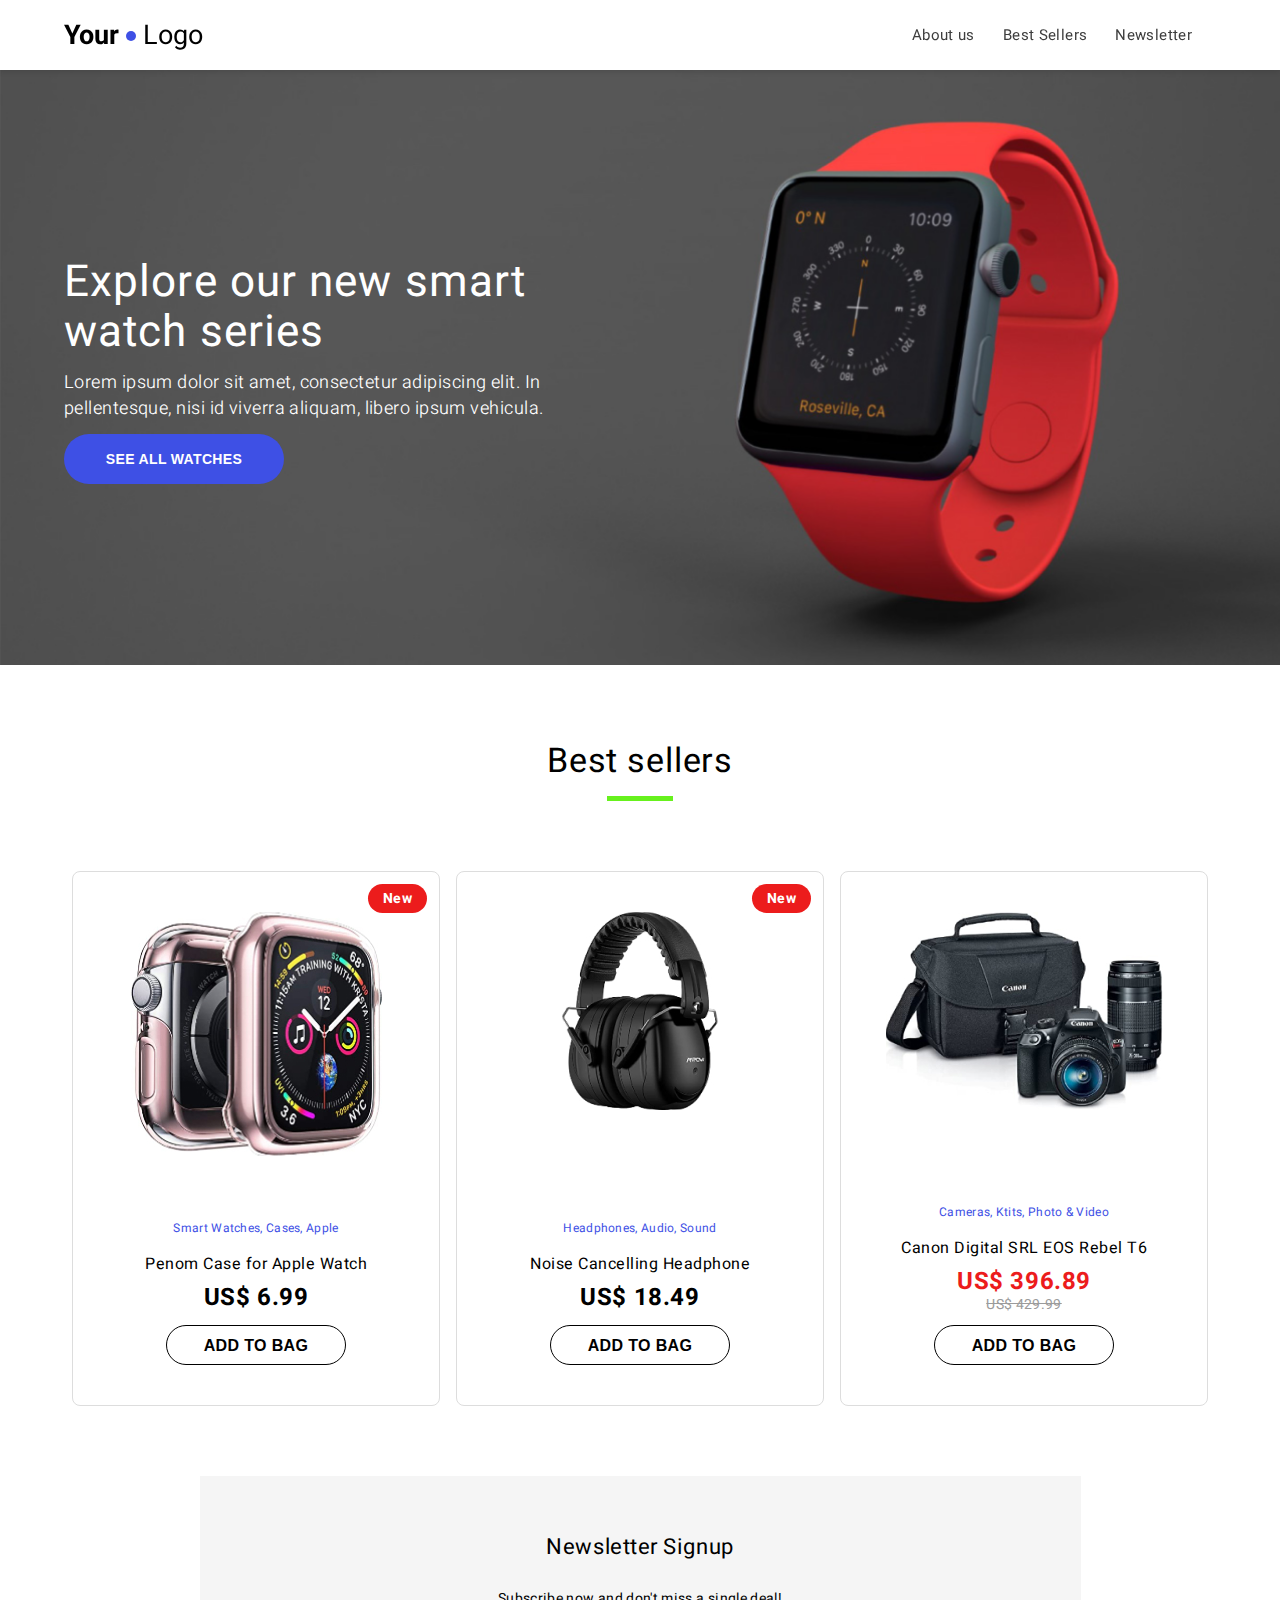
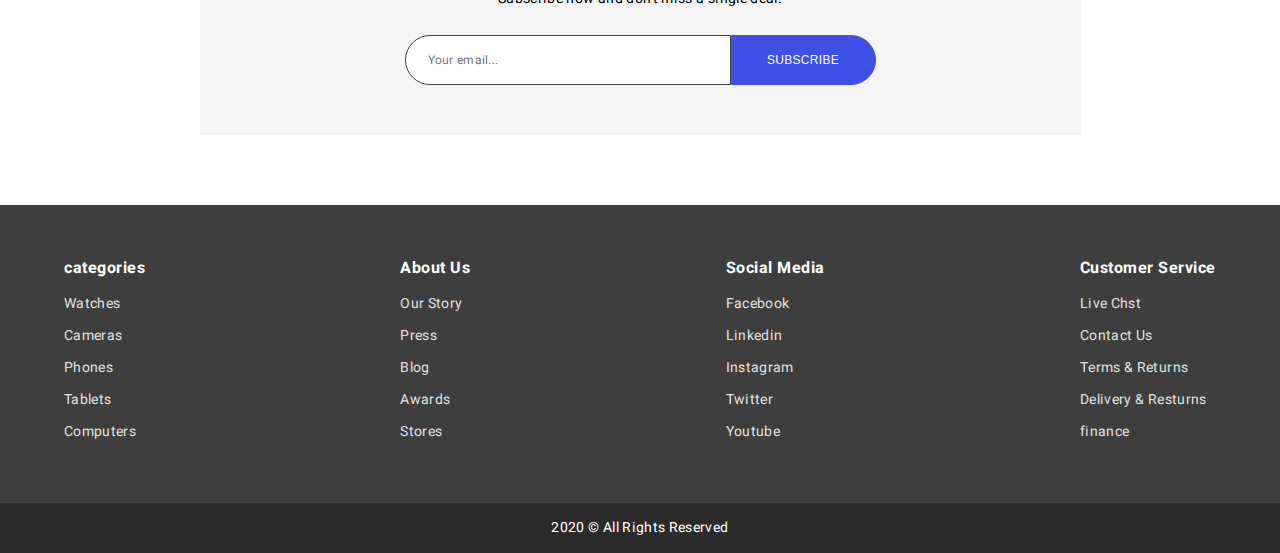
<file: index.html>
<!DOCTYPE html>
<html lang="en">

    <head>
        <meta charset="UTF-8">
        <meta name="viewport" content="width=device-width, initial-scale=1.0">
        <title> home- tech shop</title>
        <link rel="preconnect" href="https://fonts.googleapis.com">
        <link rel="preconnect" href="https://fonts.gstatic.com" crossorigin>
        <link href="https://fonts.googleapis.com/css2?family=Heebo:wght@100..900&display=swap" rel="stylesheet">
        <link rel="stylesheet" href="./style.css">
    </head>

    <body>

        <header>
            <div class="container">
                <section class="logo">
                    <a href="index.html">
                        <strong>Your</strong>  
                        <span class="blue-dot"></span> 
                       <span> Logo </span> 
                    </a>
                </section>
                <nav>
                    <ul>
                        <li><a href="about.html">About us</a></li>
                        <li><a href="index.html#best-sellers-section">Best Sellers</a></li>
                        <li><a href="index.html#newsletter-section">Newsletter</a></li>
                        <li class="menu-icon"><img src="./imagens/menu (1).png" alt="menu-icon"></li>
                    </ul>
                </nav>
            </div>
        </header>

        <section class="hero">
            <picture>
                <source media="(max-width:576px)" srcset="./imagens/phone.png">
                <source media="(max-width:960px)" srcset="./imagens/tablet.png">
                <source media="(max-width:1440px)" srcset="./imagens/desktop.png">
                <img src="./imagens/Hero_Large_Desktop.jpg" alt="hero image-smart whatch">
            </picture>
            <div class="hero-content">
                <div class="container">
                    <h1>Explore our new smart watch series</h1>
                    <p> 
                        Lorem ipsum dolor sit amet, consectetur adipiscing elit.
                        In pellentesque, nisi id viverra aliquam, libero ipsum vehicula.
                    </p>
                    <button>See all watches</button>
                </div>
            </div>
        </section>

        <section class="best-sellers" id="best-sellers-section">
            <h2>Best sellers</h2>

            <hr>

            <div class="product-slider">
                <div class="container">

                    <div class="product new">  
                       <div class="product-picture">
                            <img src="./imagens/Watch_case.jpg" alt="smart watch">
                       </div>
                        <div class="product-info">
                            <h5 class="categories">Smart Watches, Cases, Apple</h5>
                            <h4 class="title">Penom Case for Apple Watch</h4>
                            <h3 class="price">
                               <span> US$ 6.99</span>
                            </h3>
                            <button>Add to bag</button>
                        </div>
                    </div>

                        <div class="product new">
                            <div class="product-picture">
                                 <img src="./imagens/Headphone.jpg" alt="headphone">
                            </div>
                             <div class="product-info">
                                 <h5 class="categories">Headphones, Audio, Sound</h5>
                                 <h4 class="title">Noise Cancelling Headphone</h4>
                                 <h3 class="price">
                                   <span> US$ 18.49</span>
                                </h3>
                                 <button>Add to bag</button>
                             </div>
                         </div>

                         <div class="product">
                            <div class="product-picture">
                                 <img src="./imagens/Camera.jpg" alt="camera">
                            </div>
                             <div class="product-info">
                                 <h5 class="categories">Cameras, Ktits, Photo & Video</h5>
                                 <h4 class="title">Canon Digital SRL EOS Rebel T6</h4>
                                 <h3 class="price">
                                   <span class="discounted-price"> US$ 396.89</span>
                                   <span class="original-price">US$ 429.99</span>
                                </h3>
                                 <button>Add to bag</button>
                             </div>
                         </div>
                </div>
            </div>
        </section>

        <section class="newsletter" id="newsletter-section">
            <h3>Newsletter Signup</h3>
            <p>Subscribe now and don't miss a single deal!</p>
            <form>
                <input type="email" name="email" placeholder="Your email...">
                <button type="submit">Subscribe</button>
            </form>
        </section>

        <footer>
            <div class="bottom-nav">
                <div class="container">

                    <ul>
                        <li class="list-title">categories</li>
                        <li><a href="#">Watches</a></li>
                        <li><a href="#">Cameras</a></li>
                        <li><a href="#">Phones</a></li>
                        <li><a href="#">Tablets</a></li>
                        <li><a href="#">Computers</a></li>
                    </ul>

                    <ul>
                        <li class="list-title">About Us</li>
                        <li><a href="#">Our Story</a></li>
                        <li><a href="#">Press</a></li>
                        <li><a href="#">Blog</a></li>
                        <li><a href="#">Awards</a></li>
                        <li><a href="#">Stores</a></li>
                    </ul>

                    <ul>
                        <li class="list-title">Social Media</li>
                        <li><a href="#">Facebook</a></li>
                        <li><a href="#">Linkedin</a></li>
                        <li><a href="#">Instagram</a></li>
                        <li><a href="#">Twitter</a></Li>
                        <li><a href="#">Youtube</a></li>
                    </ul>

                    <ul>
                        <li class="list-title">Customer Service</li>
                        <li><a href="#">Live Chst</a></li>
                        <li><a href="#">Contact Us</a></li>
                        <li><a href="#">Terms & Returns</a></li>
                        <li><a href="#">Delivery & Resturns</a></li>
                        <li><a href="#">finance</a></li>
                    </ul>
                </div>
            </div>
            <div class="copyright-text">
                2020 © All Rights Reserved
            </div>
        </footer>
    </body>

</html>
</file>
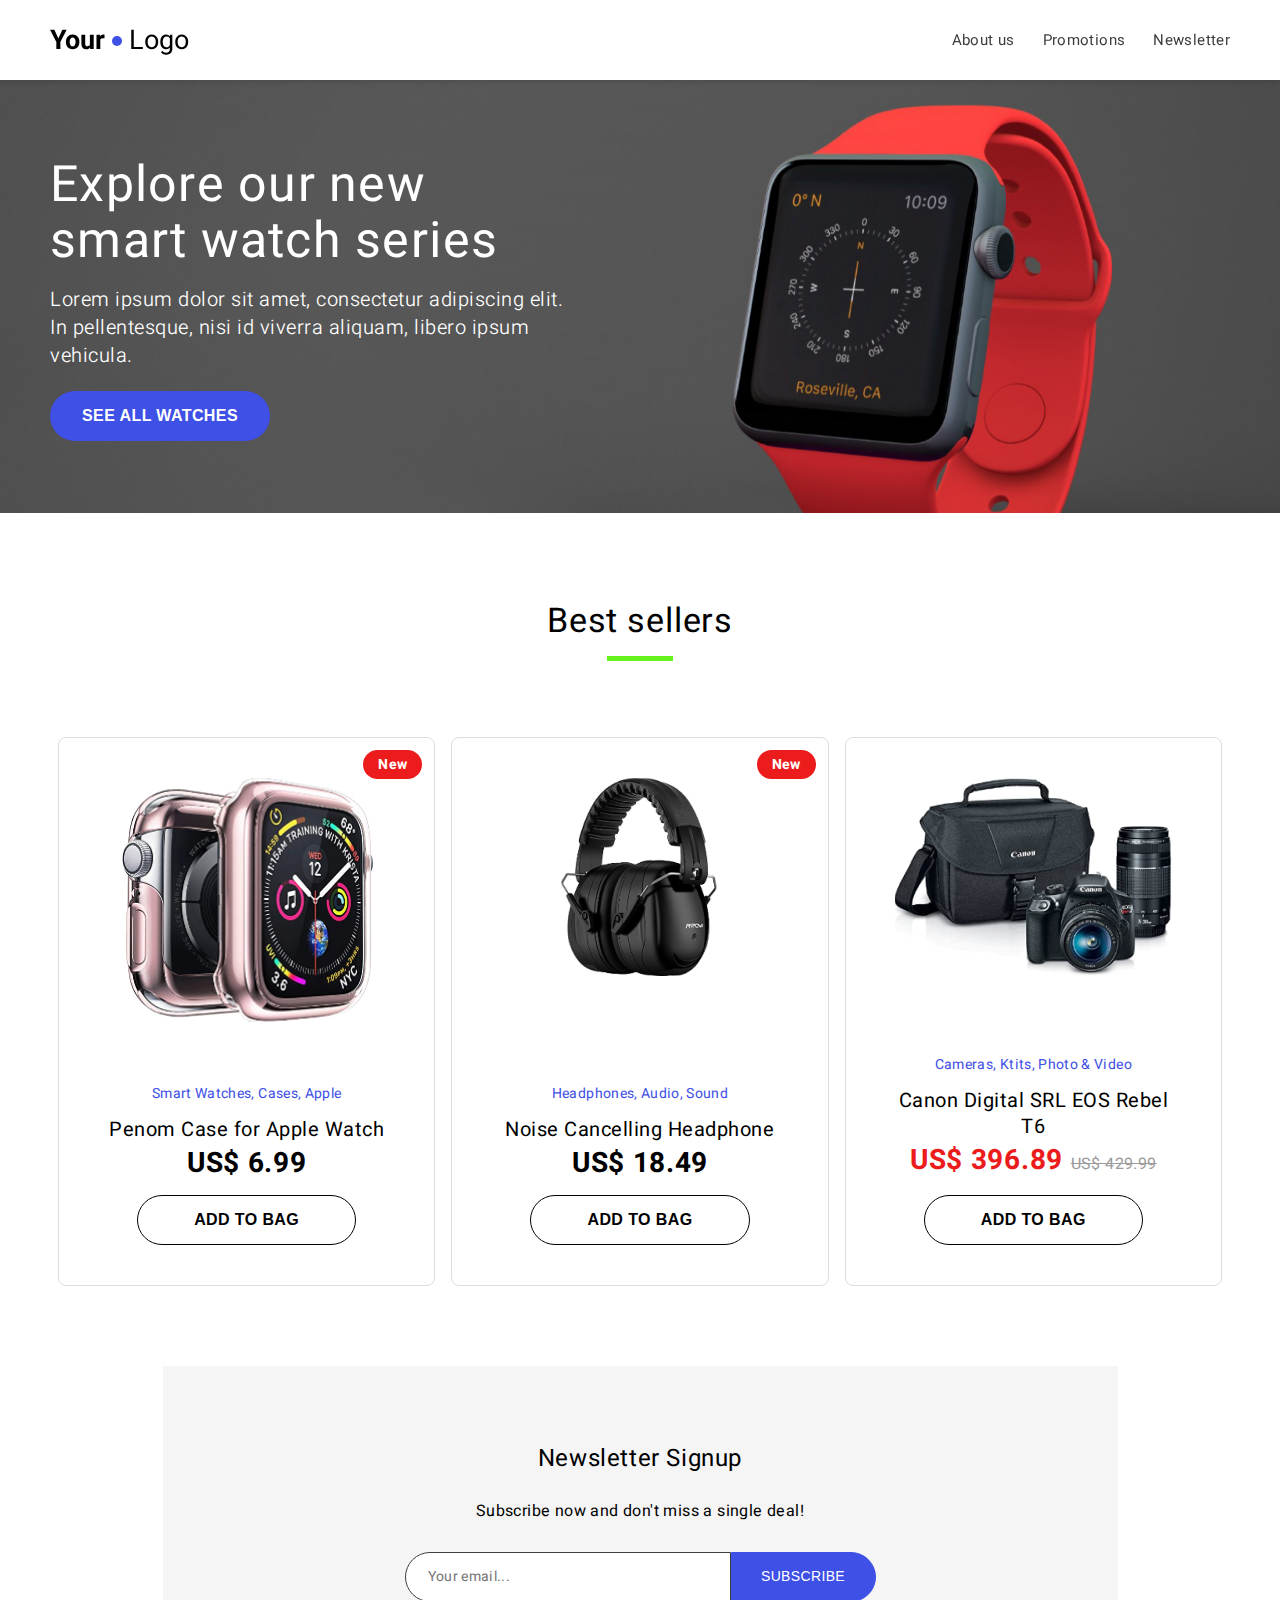
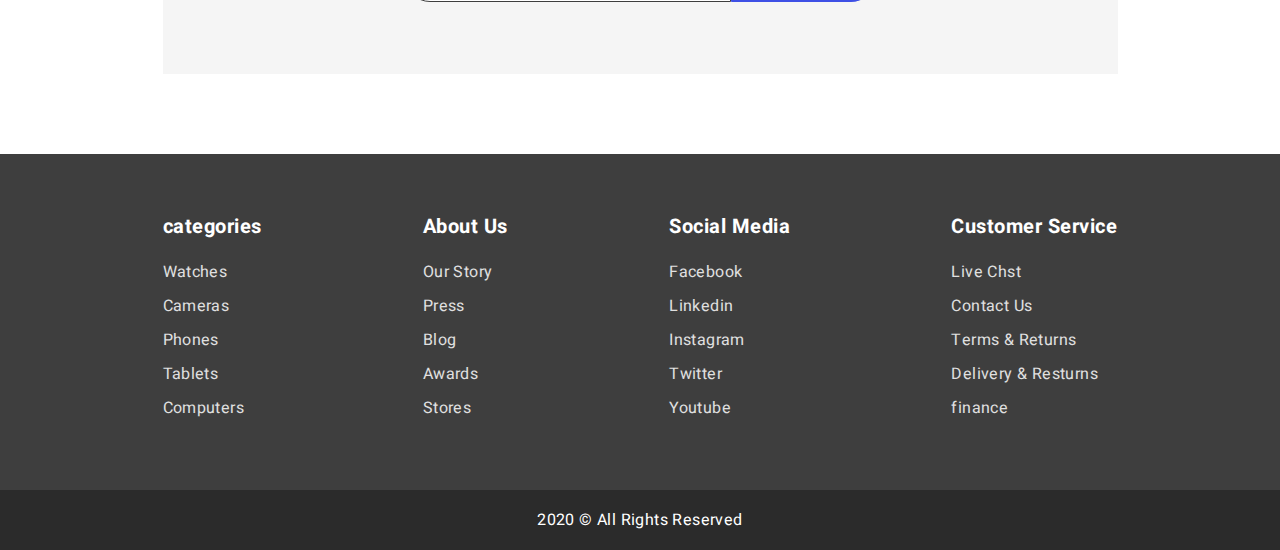
<file: pagWeb.html>
<!DOCTYPE html>
<html lang="en">

    <head>
        <meta charset="UTF-8">
        <meta name="viewport" content="width=device-width, initial-scale=1.0">
        <title> home- tech shop</title>
        <link rel="preconnect" href="https://fonts.googleapis.com">
        <link rel="preconnect" href="https://fonts.gstatic.com" crossorigin>
        <link href="https://fonts.googleapis.com/css2?family=Heebo:wght@100..900&display=swap" rel="stylesheet">
        <link rel="stylesheet" href="./pagWeb.css">
    </head>

    <body>

        <header>
            <div class="container">
                <section class="logo">
                    <strong>Your</strong>  
                    <span class="blue-dot"></span> 
                   <span> Logo </span> 
                </section>
                <nav>
                    <ul>
                        <li><a href="#">About us</a></li>
                        <li><a href="#">Promotions</a></li>
                        <li><a href="#">Newsletter</a></li>
                    </ul>
                </nav>
            </div>
        </header>

        <section class="hero">
            <img src="./imagens/Hero_Large_Desktop.jpg" alt="hero image-smart whatch">
            <div class="hero-content">
                <div class="container">
                    <h1>Explore our new smart watch series</h1>
                    <p> 
                        Lorem ipsum dolor sit amet, consectetur adipiscing elit.
                        In pellentesque, nisi id viverra aliquam, libero ipsum vehicula.
                    </p>
                    <button>See all watches</button>
                </div>
            </div>
        </section>

        <section class="best-sellers">
            <h2>Best sellers</h2>

            <hr>

            <div class="product-slider">
                <div class="container">

                    <div class="product new">  
                       <div class="product-picture">
                            <img src="./imagens/Watch_case.jpg" alt="smart watch">
                       </div>
                        <div class="product-info">
                            <h5 class="categories">Smart Watches, Cases, Apple</h5>
                            <h4 class="title">Penom Case for Apple Watch</h4>
                            <h3 class="price">
                               <span> US$ 6.99</span>
                            </h3>
                            <button>Add to bag</button>
                        </div>
                    </div>

                        <div class="product new">
                            <div class="product-picture">
                                 <img src="./imagens/Headphone.jpg" alt="headphone">
                            </div>
                             <div class="product-info">
                                 <h5 class="categories">Headphones, Audio, Sound</h5>
                                 <h4 class="title">Noise Cancelling Headphone</h4>
                                 <h3 class="price">
                                   <span> US$ 18.49</span>
                                </h3>
                                 <button>Add to bag</button>
                             </div>
                         </div>

                         <div class="product">
                            <div class="product-picture">
                                 <img src="./imagens/Camera.jpg" alt="camera">
                            </div>
                             <div class="product-info">
                                 <h5 class="categories">Cameras, Ktits, Photo & Video</h5>
                                 <h4 class="title">Canon Digital SRL EOS Rebel T6</h4>
                                 <h3 class="price">
                                   <span class="discounted-price"> US$ 396.89</span>
                                   <span class="original-price">US$ 429.99</span>
                                </h3>
                                 <button>Add to bag</button>
                             </div>
                         </div>
                </div>
            </div>
        </section>

        <section class="newsletter">
            <h3>Newsletter Signup</h3>
            <p>Subscribe now and don't miss a single deal!</p>
            <form>
                <input type="email" name="email" placeholder="Your email...">
                <button type="submit">Subscribe</button>
            </form>
        </section>

        <footer>
            <div class="bottom-nav">
                <div class="container">

                    <ul>
                        <li class="list-title">categories</li>
                        <li><a href="#">Watches</a></li>
                        <li><a href="#">Cameras</a></li>
                        <li><a href="#">Phones</a></li>
                        <li><a href="#">Tablets</a></li>
                        <li><a href="#">Computers</a></li>
                    </ul>

                    <ul>
                        <li class="list-title">About Us</li>
                        <li><a href="#">Our Story</a></li>
                        <li><a href="#">Press</a></li>
                        <li><a href="#">Blog</a></li>
                        <li><a href="#">Awards</a></li>
                        <li><a href="#">Stores</a></li>
                    </ul>

                    <ul>
                        <li class="list-title">Social Media</li>
                        <li><a href="#">Facebook</a></li>
                        <li><a href="#">Linkedin</a></li>
                        <li><a href="#">Instagram</a></li>
                        <li><a href="#">Twitter</a></Li>
                        <li><a href="#">Youtube</a></li>
                    </ul>

                    <ul>
                        <li class="list-title">Customer Service</li>
                        <li><a href="#">Live Chst</a></li>
                        <li><a href="#">Contact Us</a></li>
                        <li><a href="#">Terms & Returns</a></li>
                        <li><a href="#">Delivery & Resturns</a></li>
                        <li><a href="#">finance</a></li>
                    </ul>
                </div>
            </div>
            <div class="copyright-text">
                2020 © All Rights Reserved
            </div>
        </footer>
    </body>

</html>
</file>
<file: style.css>
body {
    margin:0;
    font-family:'heebo', sans-serif;
    padding-top:80px;
}

.container{
    width: 14400px;
    max-width: 90%;
    margin:auto;
   padding: 0 16px;
}

ul{
    margin:0;
    padding:0;
}

header {
    background-color: #fff;
    box-shadow: 0 1px 6px 0 rgba(0, 0, 0,0.15);
    height: 80px;
    position:fixed;
    top:0;
    left:0;
    width: 100%;
    z-index: 1;
}

header .container {
    display:flex;
    align-items: center;
    justify-content: space-between;
    height: 100%;
}

header .logo {
    display: inline-block;
    font-size:27px;
}

header .logo a {
    text-decoration: none;
    color: black;
}

header .logo .blue-dot {
    background-color: #3e50e5;
    width: 10px;
    height: 10px;
    display: inline-block;
    vertical-align: middle;
    border-radius: 6px;
}

header nav {
    display:inline-block;
}

header nav ul li {
    display: inline-block;
}

header nav ul li.menu-icon {
    display: none;
}

header nav ul li.menu-icon img {
    vertical-align: middle;
    width:20px;
    height: auto;
}

header nav ul li a {
    color: #3e3e3e;
    font-size: 15px;
    letter-spacing: 0.37px;
    margin-right:24px;
    text-decoration: none;
}

header nav ul li a:hover {
    color:#3e50e5;
}

header nav ul li:last-of-type a{
    margin-right:0;
}

section.hero{
    position: relative;
}

section.hero img {
    width:100%;
    height: auto;
}

.hero-content{
    position:absolute;
    top: 0;
    left: 0;
    width:100%;
    height:100%;
    z-index: 0;
}

.hero-content .container{
    display: flex;
    flex-direction: column;
    justify-content: center;
    height: 100%;
}

.hero-content h1{
    max-width: 495px;
    color:#fff;
    font-size: 50px;
    letter-spacing: 1.25px;
    line-height: 56px;
    margin-bottom:16px;
    margin-top: 0;
    font-weight: normal;
}

.hero-content p{
    max-width: 518px;
    color:#fff;
    font-weight: 300;
    font-size: 20px;
    letter-spacing: 0.5px;
    line-height: 28px;
    margin-bottom: 21px;
    margin-top: 0;
}

.hero-content button {
    height: 50px;
    width: 220px;
    max-width: 100%;
    border-radius: 92px;
    background-color: #3e50e5;
    color:#fff;
    font-size: 16px;
    font-weight:700;
    letter-spacing: 0.4px;
    line-height:24px;
    text-align:center; 
    border:none;
    text-transform: uppercase;
    cursor: pointer;
}

.hero-content button:hover {
    color:#3e50e5;
    background-color: #fff;
    border: 1px solid #3e50e5;
}

section.best-sellers{
    padding-top: 80px;
}

section.best-sellers h2 {
    text-align: center;
    font-size: 34px;
    letter-spacing: 0.85px;
    line-height: 42px;
    font-weight: normal;
    margin: 0 0 14px 0;
}

section.best-sellers hr {
    border: none;
    border-top: 5px solid #67f11d;
    width: 66px;
}

section.best-sellers .product-slider {
    margin-top: 76px;
}

section.best-sellers .container {
    display:flex;
    justify-content: space-around;
    padding: 0 8px;
}

section.best-sellers .product-slider .product {
    border-radius: 8px;
    border:1px solid #DDD;
    width: 33%;
    text-align: center;
    margin: 0 8px;
    padding: 40px;
    position:relative;
    display:flex;
    flex-direction: column;
    justify-content: space-between;
    cursor: pointer;
}


section.best-sellers .product-slider .product img {
    max-width: 100%;
}

section.best-sellers .product-slider .product.new::before {
    content: "New";
    position:absolute;
    top:12px;
    right:12px;
    color:#fff;
    font-size:14px;
    font-weight:700;
    letter-spacing: 0.35px;
    line-height: 21px;
    text-align:center;
    padding: 4px 15px;
    border-radius: 40px;
    background-color: #Ec1c1c;
}
 
section.best-sellers .product-slider .product .product-info {
    margin-top:50px;
}

section.best-sellers .product-slider .product .product-info .categories {
    color:#3e50e5;
    font-weight: normal;
    font-size: 14px;
    letter-spacing: 0.35px;
    line-height: 30px;
    margin-bottom:8px;
    margin-top: 0;
}

section.best-sellers .product-slider .product .product-info .title {
    font-size: 20px;
    letter-spacing: 0.5px;
    line-height: 26px;
    margin-bottom: 6px;
    font-weight: normal;
    margin-top: 0;
}

section.best-sellers .product-slider .product .product-info .price {
    font-size: 28px;
    font-weight: bold;
    letter-spacing: 0.7px;
    line-height: 30px;
    margin-bottom: 16px;
    margin-top: 0;
}

section.best-sellers .product-slider .product .product-info .price .discounted-price {
    color:#Ec1c1c;
}

section.best-sellers .product-slider .product .product-info .price .original-price {
    color: #9B9B9B;
    font-weight: normal;
    font-size:16px;
    letter-spacing:0.4px;
    line-height:30px;
    text-decoration:line-through;
}

section.best-sellers .product-slider .product .product-info button {
    height: 50px;
    width: 219.5px;
    border: 1px solid #000;
    background-color: white;
    border-radius: 220px;
    text-transform: uppercase;
    font-size: 16px;
    font-weight: 700;
    letter-spacing: 0.4px;
    line-height: 24px;
}

section.best-sellers .product-slider .product:hover .product-info button{
    background-color: #3e50e5;
    border: 1px solid #3e50e5;
    color: white;

}

section.newsletter {
    background-color: rgba(200,200,200,0.18);
    max-width: 955px;
    text-align:center;
    padding: 72px 0;
    margin: 80px auto;
}

section.newsletter h3 {
    font-size: 24px;
    letter-spacing: 0.6px;
    line-height: 42px;
    font-weight: normal;
    margin-top: 0;
    margin-bottom:10px;
}

section.newsletter p {
    font-size: 16px;
    letter-spacing: 0.4px;
    line-height: 42px;
    margin-top: 0;
    margin-bottom:20px;
}

section.newsletter form {
    display:flex;
    justify-content: center;
}

section.newsletter input {
    height: 50px;
    width: 326px;
    max-width: 80%;
    border-radius:60px 0 0 60px;
    box-sizing: border-box;
    border:1px solid #3e3e3e;
    color: #3e3e3e;
    font-family: heebo;
    font-size: 14px;
    letter-spacing: 0.35px;
    line-height: 21px;
    padding-left: 22px;
}

section.newsletter form button {
    height: 50px;
    width: 145px;
    max-width: 20%;
    box-sizing: border-box;
    border-radius: 0 60px 60px 0;
    background-color: #3e50e5;
    border: 1px solid #3e50e5;
    color: #fff;
    font-size: 14px;
    letter-spacing: 0.35px;
    line-height: 21px;
    text-transform: uppercase;
    cursor: pointer;
}

section.newsletter form button:hover {
    color: #3e50e5;
    border: 1px solid #3e50e5;
    background-color: #fff;
    border: 1px solid #3e3e3e;
}

footer .bottom-nav{
    padding:60px 0;
    background-color: #3e3e3e;
}

footer .bottom-nav .container {
    max-width: 955px;
    display: flex;
    justify-content:space-between;
}

footer .bottom-nav ul {
    list-style: none;
}

footer .bottom-nav ul li a {
    color: #E0E0E0;
    font-size :16px;
    letter-spacing: 0.4px;
    margin-top: 0;
    margin-bottom:10px;
    text-decoration: none;
    display: block;
}

footer .bottom-nav ul li a:hover {
    color: #3e50e5;
}

footer .bottom-nav ul li.list-title {
    font-size: 20px;
    font-weight: 700;
    letter-spacing: 0.5px;
    line-height: 26px;
    margin-top: 0;
    margin-bottom: 20px;
    color:#fff;
}

footer .copyright-text {
    color: white;
    background-color: #2b2b2b;
    height:60px;
    display: flex;
    align-items: center;
    justify-content: center;
    font-size: 16px;
    letter-spacing: 0.4px;
    line-height: 22px;
}

/* **********************************
******  CSS MEDIA QUERIES ********* 
************************************/

/* Start of Design for Small Desktops */
@media screen and (max-width: 1440px) {

    .container {
        width: 1180px;
    }

    body {
        padding-top: 70px;
    }

    header {
        height: 70px;
    }

    .hero-content h1 {
        font-size: 44px;
        letter-spacing: 1.1px;
        line-height: 50px;
        margin-bottom: 12px;
    }
    
    .hero-content p {
        font-size: 18px;
        letter-spacing: 0.45px;
        line-height: 26px;
        margin-bottom: 12px;
    }
    
    .hero-content button {
        font-size: 14px;
        letter-spacing: 0.35px;
        line-height: 21px;
        
    }

    section.best-sellers {
        padding-top: 70px;
    }
    
    section.best-sellers h2 {
        line-height: 38px;
        margin: 0 0 16px 0;
    }

    section.best-sellers .product-slider {
        margin-top: 70px;
    }
    
    
    section.best-sellers .product-slider .product .product-info .categories {
        font-size: 12px;
        letter-spacing: 0.3px;
        line-height: 30px;

    }
    
    section.best-sellers .product-slider .product .product-info .title {
        font-size: 16px;
        letter-spacing: 0.5px;
        line-height: 26px;
        
    }
    
    section.best-sellers .product-slider .product .product-info .price {
        font-size: 24px;
        font-weight: 700;
        letter-spacing: 0.6px;
        margin-bottom: 12px;
    }
    
    section.best-sellers .product-slider .product .product-info .price .original-price {
        font-size: 14px;
        letter-spacing: 0.35px;
        line-height: 30px;
        display: block;
        line-height: 16px;
    }
    
    section.best-sellers .product-slider .product .product-info button {
        height: 40px;
        width: 180px;
        letter-spacing: 0.35px;
        line-height: 21px;
    }

    section.newsletter {
        width: 881px;
        max-width: 100%;
        padding: 50px 0;
        margin: 70px auto;
    }
    
    section.newsletter h3 {
        font-size: 22px;
        letter-spacing: 0.55px;
        line-height: 42px;
    }
    
    section.newsletter p {
        font-size: 14px;
        letter-spacing: 0.35px;
        line-height: 42px;
        margin-bottom: 15px;
    }
    
    section.newsletter form input {
        font-size: 12px;
        letter-spacing: 0.3px;
        line-height: 18px;
    }
    
    section.newsletter form button {
        font-size: 12px;
        letter-spacing: 0.3px;
        line-height: 18px;
    }

    footer .bottom-nav {
        padding: 50px 0;
    }
    
    footer .bottom-nav .container {
        max-width: 90%;
    }
    
    footer .bottom-nav ul li a {
        font-size: 14px;
        letter-spacing: 0.35px;
        line-height: 22px;
    }
    
    footer .bottom-nav ul li.list-title {
        font-size: 16px;
        letter-spacing: 0.5px;
        line-height: 26px;
        margin-bottom: 12px;
    }
    
    footer .copyright-text {
        height: 50px;
        font-size: 14px;
        letter-spacing: 0.35px;
        line-height: 22px;
        text-align: center;
    }

}
/* End of Design for Small Desktops */

/* Start of Design for Tablets */
@media screen and (max-width: 960px) {

    .container {
        max-width: 92%;
    }

    header .logo {
        font-size: 24px;
    }

    header nav ul li {
        display: none;
    }
    
    header nav ul li.menu-icon {
        display: inline-block;
    }

    .hero-content h1 {
        font-size: 40px;
        letter-spacing: 1px;
        line-height: 46px;
    }
    
    .hero-content p {
        font-size: 16px;
        letter-spacing: 0.4px;
        line-height: 24px;
    }
    
    .hero-content button {
        font-size: 14px;
        letter-spacing: 0.35px;
        line-height: 21px;
        width: 196px;
        
    }

    section.best-sellers {
        padding-top: 50px;
    }
    
    section.best-sellers h2 {
        font-size: 28px;
        letter-spacing: 0.7px;
        line-height: 38px;
        margin: 0 0 12px 0;
    }

    section.best-sellers .product-slider {
        margin-top: 48px;
    }

    section.best-sellers .container {
        flex-wrap: wrap;
        justify-content: center;
    }

    section.best-sellers .product-slider .product {
        min-width: 220px;
        margin: 17px 8px;
    }
    
    section.best-sellers .product-slider .product .product-info .categories {
        font-size: 12px;
        letter-spacing: 0.3px;
        line-height: 30px;
        margin-bottom: 5px;
    }
    
    section.best-sellers .product-slider .product .product-info .title {
        font-size: 13px;
        letter-spacing: 0.5px;
        line-height: 18px;
        margin-bottom: 8px;
    }
    
    section.best-sellers .product-slider .product .product-info .price {
        font-size: 16px;
        letter-spacing: 0.4px;
        line-height: 30px;
    }
    
    section.best-sellers .product-slider .product .product-info .price .original-price {
        font-size: 9px;
        letter-spacing: 0.23px;
        line-height: 30px;
        display: block;
        line-height: 14px;
    }
    
    section.best-sellers .product-slider .product .product-info button {
        height: 36px;
        width: 193px;
        font-size: 12px;
        letter-spacing: 0.3px;
        line-height: 18px;
    }

    section.best-sellers .product-slider .product.new::before {
        font-size: 11px;
        font-weight: 700;
        letter-spacing: 0.27px;
        padding: 0px 12px;
    }

    section.newsletter {
        width: 100%;
        max-width: 100%;
        padding: 50px 0;
        margin: 50px auto;
    }
    
    section.newsletter h3 {
        font-size: 22px;
        letter-spacing: 0.55px;
        line-height: 42px;
    }
    
    section.newsletter p {
        font-size: 14px;
        letter-spacing: 0.35px;
        line-height: 42px;
    }

    footer .bottom-nav {
        padding: 50px 0;
    }
    
    footer .bottom-nav .container {
        max-width: 90%;
    }
    

}
/* End of Design for Tablets */

/* Start of Design for Mobile Phones */
@media screen and (max-width: 576px) {

    header .logo {
        font-size: 18px;
    }

    header .logo .blue-dot {
        width: 7px;
        height: 7px;
    }

    .hero-content {
        position: static;
    }

    .hero-content h1 {
        color: #000;
        font-size: 32px;
        letter-spacing: 0.8px;
        line-height: 38px;
        text-align: center;
        margin-bottom: 32px;
        margin-top: 27px;
    }
    
    .hero-content p {
        display: none;
    }
    
    .hero-content button {
        font-size: 14px;
        letter-spacing: 0.35px;
        line-height: 21px;
        width: 196px;
        margin: auto;
        
    }

    section.best-sellers {
        padding-top: 64px;
    }

    section.best-sellers .product-slider .product {
        width: 82%;
        max-width: 360px;
    }
    
    section.best-sellers h2 {
        font-size: 36px;
        letter-spacing: 0.6px;
        line-height: 38px;
        margin: 0 0 16px 0;
    }

    section.best-sellers hr {
        border-top: 4px solid #67F11D;
        width: 40px;
    }

    section.best-sellers .product-slider {
        margin-top: 42px;
    }
    
    section.best-sellers .product-slider .product .product-info .categories {
        margin-bottom: 7px;
    }
    
    section.best-sellers .product-slider .product .product-info .title {
        font-size: 14px;
        letter-spacing: 0.54px;
        line-height: 18px;
    }
    
    section.best-sellers .product-slider .product .product-info .price {
        font-size: 20px;
        font-weight: 700;
        letter-spacing: 0.5px;
    }
    
    section.best-sellers .product-slider .product .product-info .price .original-price {
        font-size: 11px;
        letter-spacing: 0.28px;
        line-height: 20px;
    }
    
    section.best-sellers .product-slider .product .product-info button {
        height: 36px;
        width: 146px;
        font-size: 12px;
        letter-spacing: 0.3px;
        line-height: 18px;
    }

    section.newsletter {
        padding: 44px 0;
        margin: 100px auto;
    }

    section.newsletter form input {
        max-width: 65%;
    }
    
    section.newsletter form button {
        max-width: 35%;
    }

    footer .bottom-nav .container {
        flex-direction: column;
        align-items: center;
    }

    footer .bottom-nav ul {
        text-align: center;
        margin-bottom: 32px;
    }

    footer .bottom-nav ul:last-of-type {
        margin-bottom: 0;
    }
}
/* End of Design for Mobile Phones */
</file>
<file: pagWeb.css>
body {
    margin:0;
    font-family:'heebo', sans-serif;
    padding-top:80px;
}

.container{
    max-width: 1180px;
    margin:auto;
   padding: 0 16px;
}

ul{
    margin:0;
    padding:0;
}

header {
    background-color: #fff;
    box-shadow: 0 1px 6px 0 rgba(0, 0, 0,0.15);
    height: 80px;
    position:fixed;
    top:0;
    left:0;
    width: 100%;
    z-index: 1;
}

header .container {
    display:flex;
    align-items: center;
    justify-content: space-between;
    height: 100%;
}

header .logo {
    display: inline-block;
    font-size:27px;
}

header .logo .blue-dot {
    background-color: #3e50e5;
    width: 10px;
    height: 10px;
    display: inline-block;
    vertical-align: middle;
    border-radius: 6px;
}

header nav {
    display:inline-block;
}

header nav ul li {
    display: inline-block;
}

header nav ul li a {
    color: #3e3e3e;
    font-size: 15px;
    letter-spacing: 0.37px;
    margin-right:24px;
    text-decoration: none;
}

header nav ul li a:hover {
    color:#3e50e5;
}

header nav ul li:last-of-type a{
    margin-right:0;
}

section.hero{
    position: relative;
}

section.hero img {
    width:100%;
    height: auto;
}

.hero-content{
    position:absolute;
    top: 0;
    left: 0;
    width:100%;
    height:100%;
    z-index: 0;
}

.hero-content .container{
    display: flex;
    flex-direction: column;
    justify-content: center;
    height: 100%;
}

.hero-content h1{
    max-width: 495px;
    color:#fff;
    font-size: 50px;
    letter-spacing: 1.25px;
    line-height: 56px;
    margin-bottom:16px;
    margin-top: 0;
    font-weight: normal;
}

.hero-content p{
    max-width: 518px;
    color:#fff;
    font-weight: 300;
    font-size: 20px;
    letter-spacing: 0.5px;
    line-height: 28px;
    margin-bottom: 21px;
    margin-top: 0;
}

.hero-content button {
    height: 50px;
    width: 220px;
    max-width: 100%;
    border-radius: 92px;
    background-color: #3e50e5;
    color:#fff;
    font-size: 16px;
    font-weight:700;
    letter-spacing: 0.4px;
    line-height:24px;
    text-align:center; 
    border:none;
    text-transform: uppercase;
    cursor: pointer;
}

.hero-content button:hover {
    color:#3e50e5;
    background-color: #fff;
    border: 1px solid #3e50e5;
}

section.best-sellers{
    padding-top: 80px;
}

section.best-sellers h2 {
    text-align: center;
    font-size: 34px;
    letter-spacing: 0.85px;
    line-height: 42px;
    font-weight: normal;
    margin: 0 0 14px 0;
}

section.best-sellers hr {
    border: none;
    border-top: 5px solid #67f11d;
    width: 66px;
}

section.best-sellers .product-slider {
    margin-top: 76px;
}

section.best-sellers .container {
    display:flex;
    justify-content: space-around;
    padding: 0 8px;
}

section.best-sellers .product-slider .product {
    border-radius: 8px;
    border:1px solid #DDD;
    width: 33%;
    text-align: center;
    margin: 0 8px;
    padding: 40px;
    position:relative;
    display:flex;
    flex-direction: column;
    justify-content: space-between;
    cursor: pointer;
}


section.best-sellers .product-slider .product img {
    max-width: 100%;
}

section.best-sellers .product-slider .product.new::before {
    content: "New";
    position:absolute;
    top:12px;
    right:12px;
    color:#fff;
    font-size:14px;
    font-weight:700;
    letter-spacing: 0.35px;
    line-height: 21px;
    text-align:center;
    padding: 4px 15px;
    border-radius: 40px;
    background-color: #Ec1c1c;
}
 
section.best-sellers .product-slider .product .product-info {
    margin-top:50px;
}

section.best-sellers .product-slider .product .product-info .categories {
    color:#3e50e5;
    font-weight: normal;
    font-size: 14px;
    letter-spacing: 0.35px;
    line-height: 30px;
    margin-bottom:8px;
    margin-top: 0;
}

section.best-sellers .product-slider .product .product-info .title {
    font-size: 20px;
    letter-spacing: 0.5px;
    line-height: 26px;
    margin-bottom: 6px;
    font-weight: normal;
    margin-top: 0;
}

section.best-sellers .product-slider .product .product-info .price {
    font-size: 28px;
    font-weight: bold;
    letter-spacing: 0.7px;
    line-height: 30px;
    margin-bottom: 16px;
    margin-top: 0;
}

section.best-sellers .product-slider .product .product-info .price .discounted-price {
    color:#Ec1c1c;
}

section.best-sellers .product-slider .product .product-info .price .original-price {
    color: #9B9B9B;
    font-weight: normal;
    font-size:16px;
    letter-spacing:0.4px;
    line-height:30px;
    text-decoration:line-through;
}

section.best-sellers .product-slider .product .product-info button {
    height: 50px;
    width: 219.5px;
    border: 1px solid #000;
    background-color: white;
    border-radius: 220px;
    text-transform: uppercase;
    font-size: 16px;
    font-weight: 700;
    letter-spacing: 0.4px;
    line-height: 24px;
}

section.best-sellers .product-slider .product:hover .product-info button{
    background-color: #3e50e5;
    border: 1px solid #3e50e5;
    color: white;

}

section.newsletter {
    background-color: rgba(200,200,200,0.18);
    max-width: 955px;
    text-align:center;
    padding: 72px 0;
    margin: 80px auto;
}

section.newsletter h3 {
    font-size: 24px;
    letter-spacing: 0.6px;
    line-height: 42px;
    font-weight: normal;
    margin-top: 0;
    margin-bottom:10px;
}

section.newsletter p {
    font-size: 16px;
    letter-spacing: 0.4px;
    line-height: 42px;
    margin-top: 0;
    margin-bottom:20px;
}

section.newsletter form {
    display:flex;
    justify-content: center;
}

section.newsletter input {
    height: 50px;
    width: 326px;
    max-width: 80%;
    border-radius:60px 0 0 60px;
    box-sizing: border-box;
    border:1px solid #3e3e3e;
    color: #3e3e3e;
    font-family: heebo;
    font-size: 14px;
    letter-spacing: 0.35px;
    line-height: 21px;
    padding-left: 22px;
}

section.newsletter form button {
    height: 50px;
    width: 145px;
    max-width: 20%;
    box-sizing: border-box;
    border-radius: 0 60px 60px 0;
    background-color: #3e50e5;
    border: 1px solid #3e50e5;
    color: #fff;
    font-size: 14px;
    letter-spacing: 0.35px;
    line-height: 21px;
    text-transform: uppercase;
    cursor: pointer;
}

section.newsletter form button:hover {
    color: #3e50e5;
    border: 1px solid #3e50e5;
    background-color: #fff;
    border: 1px solid #3e3e3e;
}

footer .bottom-nav{
    padding:60px 0;
    background-color: #3e3e3e;
}

footer .bottom-nav .container {
    max-width: 955px;
    display: flex;
    justify-content:space-between;
}

footer .bottom-nav ul {
    list-style: none;
}

footer .bottom-nav ul li a {
    color: #E0E0E0;
    font-size :16px;
    letter-spacing: 0.4px;
    margin-top: 0;
    margin-bottom:10px;
    text-decoration: none;
    display: block;
}

footer .bottom-nav ul li a:hover {
    color: #3e50e5;
}

footer .bottom-nav ul li.list-title {
    font-size: 20px;
    font-weight: 700;
    letter-spacing: 0.5px;
    line-height: 26px;
    margin-top: 0;
    margin-bottom: 20px;
    color:#fff;
}

footer .copyright-text {
    color: white;
    background-color: #2b2b2b;
    height:60px;
    display: flex;
    align-items: center;
    justify-content: center;
    font-size: 16px;
    letter-spacing: 0.4px;
    line-height: 22px;
}
</file>
